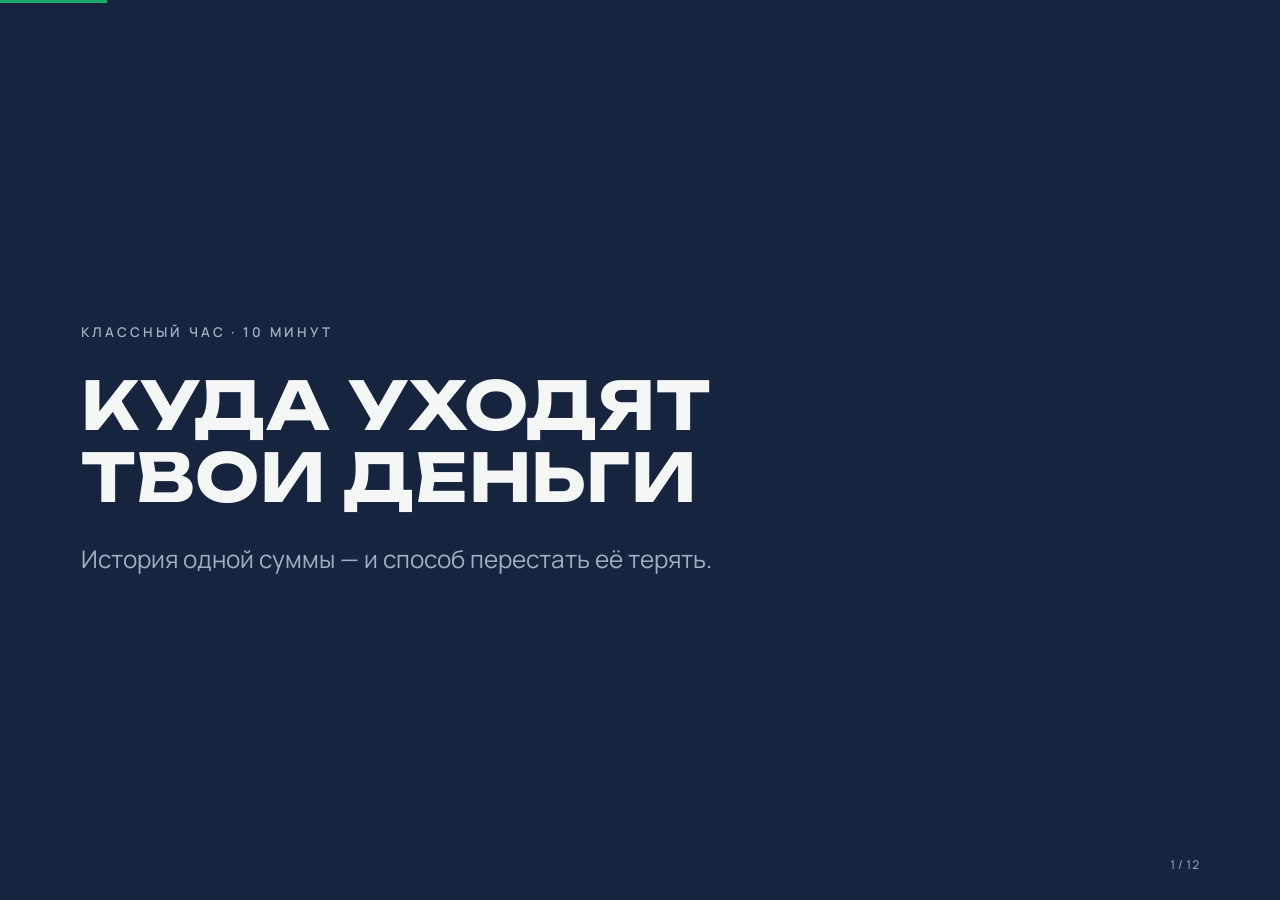
<file: static/files/klassny-chas-10-11.html>
<!DOCTYPE html>
<html lang="ru">
<head>
<meta charset="UTF-8">
<meta name="viewport" content="width=device-width, initial-scale=1.0">
<title>Куда уходят деньги — классный час</title>
<style>
@font-face { font-family: 'Unbounded'; font-weight: 700; font-display: swap;
  src: url([data-uri]) format('woff2'); unicode-range: U+0400-045F, U+0490-0491, U+04B0-04B1, U+2116; }
@font-face { font-family: 'Unbounded'; font-weight: 700; font-display: swap;
  src: url([data-uri]) format('woff2'); unicode-range: U+0000-00FF, U+2000-206F; }
@font-face { font-family: 'Manrope'; font-weight: 400; font-display: swap;
  src: url([data-uri]) format('woff2'); unicode-range: U+0400-045F, U+0490-0491, U+04B0-04B1, U+2116; }
@font-face { font-family: 'Manrope'; font-weight: 400; font-display: swap;
  src: url([data-uri]) format('woff2'); unicode-range: U+0000-00FF, U+2000-206F; }
@font-face { font-family: 'Manrope'; font-weight: 600; font-display: swap;
  src: url([data-uri]) format('woff2'); unicode-range: U+0400-045F, U+0490-0491, U+04B0-04B1, U+2116; }
@font-face { font-family: 'Manrope'; font-weight: 600; font-display: swap;
  src: url([data-uri]) format('woff2'); unicode-range: U+0000-00FF, U+2000-206F; }

:root {
  --bg:        #16243D;
  --bg-light:  #FFFFFF;
  --surface:   #F2F7F4;
  --ink:       #16243D;
  --ink-inv:   #F4F7F6;
  --muted:     #6B7A90;
  --muted-inv: #9FB0C4;
  --accent:    #1FA970;
  --danger:    #E5484D;
  --hairline:  rgba(22,36,61,.12);
  --font-display: 'Unbounded', sans-serif;
  --font-body:    'Manrope', sans-serif;
  --ease-out: cubic-bezier(0.22, 1, 0.36, 1);
}
* { margin: 0; padding: 0; box-sizing: border-box; }
html, body { height: 100%; }
body { font-family: var(--font-body); background: #000; color: var(--ink);
  overflow: hidden; -webkit-font-smoothing: antialiased; }

.slide { position: fixed; inset: 0; display: none; flex-direction: column;
  justify-content: center; padding: 7vmin 9vmin; background: var(--bg-light); }
.slide.dark { background: var(--bg); color: var(--ink-inv); }
.slide.active { display: flex; }
.slide.active > * { animation: rise .35s var(--ease-out) both; }
.slide.active > *:nth-child(2) { animation-delay: .07s; }
.slide.active > *:nth-child(3) { animation-delay: .14s; }
.slide.active > *:nth-child(4) { animation-delay: .21s; }
.slide.active > *:nth-child(5) { animation-delay: .28s; }
@keyframes rise { from { opacity: 0; transform: translateY(14px); } }
.frag { opacity: 0; transform: translateY(8px); transition: opacity .3s var(--ease-out), transform .3s var(--ease-out); }
.frag.on { opacity: 1; transform: none; }

h1, .display { font-family: var(--font-display); font-weight: 700; line-height: 1.08; }
h1 { font-size: clamp(2.4rem, 5.2vw, 4.6rem); letter-spacing: .01em; text-transform: uppercase; }
.eyebrow { font-size: clamp(.72rem, 1.05vw, .95rem); font-weight: 600;
  letter-spacing: .22em; text-transform: uppercase; color: var(--muted); margin-bottom: 3.2vmin; }
.dark .eyebrow { color: var(--muted-inv); }
.eyebrow.red { color: var(--danger); }
.eyebrow.green { color: var(--accent); }
.lead { font-size: clamp(1.15rem, 1.9vw, 1.7rem); line-height: 1.5; max-width: 36em; font-weight: 400; }
.dark .lead { color: var(--muted-inv); }
.big-stat { font-family: var(--font-display); font-weight: 700;
  font-size: clamp(5rem, 15vw, 13rem); line-height: 1; color: var(--accent);
  font-variant-numeric: tabular-nums; margin: 1vmin 0 2.5vmin; }
.big-stat.neg { color: var(--danger); }
.big-stat.ink { color: var(--ink); }
.source { position: absolute; bottom: 3vmin; left: 9vmin; font-size: .8rem; color: var(--muted); }
.dark .source { color: var(--muted-inv); }
.pageno { position: absolute; bottom: 3vmin; right: 9vmin; font-size: .75rem; color: var(--muted); font-variant-numeric: tabular-nums; }
.dark .pageno { color: var(--muted-inv); }
em { font-style: normal; color: var(--accent); font-weight: 600; }
.dark em { color: var(--accent); }
.neg-t { color: var(--danger); font-weight: 600; }

/* денежный индикатор: тающие суммы */
.tl { display: grid; grid-template-columns: repeat(4, 1fr); gap: 4vmin; margin-top: 5vmin; width: 100%; }
.tl .cell .day { font-size: clamp(.75rem, 1vw, .9rem); font-weight: 600; letter-spacing: .18em;
  text-transform: uppercase; color: var(--muted); margin-bottom: 1.2vmin; }
.tl .cell .num { font-family: var(--font-display); font-weight: 700;
  font-size: clamp(1.9rem, 4.4vw, 4rem); line-height: 1; font-variant-numeric: tabular-nums; margin-bottom: 1.6vmin; }
.tl .cell.last .num { color: var(--danger); }
.bar { height: 1.6vmin; border-radius: 99px; background: var(--danger); }
.slide.active .bar { animation: grow .8s var(--ease-out) .3s both; }
@keyframes grow { from { width: 0; } }

/* три конверта */
.jars { display: grid; grid-template-columns: 1.25fr 1fr .85fr; gap: 4vmin; margin-top: 5vmin; width: 100%; align-items: end; }
.jars .jar .pct { font-family: var(--font-display); font-weight: 700; font-size: clamp(2.6rem, 6vw, 5.4rem);
  line-height: 1; color: var(--accent); font-variant-numeric: tabular-nums; }
.jars .jar .name { font-weight: 600; font-size: clamp(1.05rem, 1.7vw, 1.5rem); margin: 1.4vmin 0 .6vmin; }
.jars .jar .what { color: var(--muted); font-size: clamp(.9rem, 1.3vw, 1.15rem); line-height: 1.45; }
.jars .jar .fill { border-radius: 99px; background: var(--accent); height: 1.6vmin; margin-top: 2vmin; }
.slide.active .fill { animation: grow .8s var(--ease-out) .3s both; }

/* финальный слайд с QR */
.qr-wrap { display: flex; gap: 6vmin; align-items: center; margin-top: 3vmin; }
.qr-wrap img { width: 30vmin; height: 30vmin; border-radius: 2vmin; }
.steps { display: flex; flex-direction: column; gap: 1.7vmin; }
.steps .step { display: flex; gap: 2vmin; align-items: baseline;
  font-size: clamp(1rem, 1.6vw, 1.4rem); color: var(--muted-inv); }
.steps .step b { font-family: var(--font-display); color: var(--accent); font-weight: 700; min-width: 1.6em; }
.facts { display: flex; flex-direction: column; gap: 1.4vmin; margin-top: 3vmin; }
.facts .f { font-size: clamp(1rem, 1.55vw, 1.35rem); color: var(--muted-inv); }
.facts .f::before { content: "—"; color: var(--accent); margin-right: .8em; }

.huge-line { font-family: var(--font-display); font-weight: 700; text-transform: uppercase;
  font-size: clamp(2.6rem, 5.6vw, 5rem); line-height: 1.12; }
.sub-line { margin-top: 3.5vmin; font-size: clamp(1.1rem, 1.8vw, 1.55rem); color: var(--muted-inv); max-width: 34em; }

/* график сложного процента (Баффет) */
.chart-row { display: flex; gap: 5vmin; align-items: center; margin-top: 1vmin; width: 100%; }
.chart-row svg { flex: 1.5; min-width: 0; height: auto; }
.chart-row .side { flex: 1; min-width: 0; }
svg .curve { stroke-dasharray: 1; stroke-dashoffset: 1; }
svg .pt { opacity: 0; }
@keyframes fadein { from { opacity: 0; transform: translateY(8px); } to { opacity: 1; transform: none; } }
.slide.active .bchart .curve { animation: draw 1.1s var(--ease-out) .5s both; }
.slide.active .bchart .pt { animation: fadein .35s var(--ease-out) both; }
.slide.active .bchart .pt:nth-of-type(1) { animation-delay: .5s; }
.slide.active .bchart .pt:nth-of-type(2) { animation-delay: .7s; }
.slide.active .bchart .pt:nth-of-type(3) { animation-delay: .9s; }
.slide.active .bchart .pt:nth-of-type(4) { animation-delay: 1.2s; }
.slide.active .bchart .pt:nth-of-type(5) { animation-delay: 1.5s; }
svg text { font-family: var(--font-body); }
@keyframes draw { to { stroke-dashoffset: 0; } }

/* гонка Аня vs Толя — график раскрывается по клику (frag) */
.race-chart { width: 100%; height: 42vmin; }
.race .frag.on .race-chart .curve { animation: draw 1.2s var(--ease-out) .3s both; }
.race .frag.on .race-chart .pt { animation: fadein .35s var(--ease-out) both; }
.race .frag.on .race-chart .pt:nth-of-type(1) { animation-delay: 1.3s; }
.race .frag.on .race-chart .pt:nth-of-type(2) { animation-delay: 1.6s; }

#progress { position: fixed; top: 0; left: 0; height: 3px; background: var(--accent); width: 0; transition: width .3s var(--ease-out); z-index: 10; }
#notes { position: fixed; left: 0; right: 0; bottom: 0; z-index: 20; background: rgba(0,0,0,.9);
  color: #fff; padding: 1em 2em; font-size: 1rem; display: none; }
body.notes #notes { display: block; }

@page { size: 1600px 900px; margin: 0; }
@media print {
  body { overflow: visible; background: none; }
  .slide { position: relative; display: flex !important; width: 1600px; height: 900px; page-break-after: always; }
  .slide.active > * { animation: none; }
  .frag { opacity: 1 !important; transform: none !important; }
  svg .curve { stroke-dashoffset: 0 !important; }
  svg .pt { opacity: 1 !important; }
  #progress, #notes { display: none !important; }
}
@media (prefers-reduced-motion: reduce) {
  *, *::before, *::after { animation: none !important; transition: none !important; }
  .frag { opacity: 1; transform: none; }
  svg .curve { stroke-dashoffset: 0; }
  svg .pt { opacity: 1; }
}
</style>
</head>
<body>

<section class="slide dark" data-notes="Привет. Меня зовут Саид, я учусь в десятом. Следующие десять минут — про деньги. Не про то, как их копить, а про то, почему они заканчиваются.">
  <p class="eyebrow">Классный час · 10 минут</p>
  <h1>Куда уходят<br>твои деньги</h1>
  <p class="lead" style="margin-top:3vmin">История одной суммы — и способ перестать её терять.</p>
</section>

<section class="slide" data-notes="Первое сентября. Тебе подарили две тысячи — бабушка, дядя, неважно. Через неделю ты достаёшь кошелёк — и там сто восемьдесят рублей. Ты не покупал ничего большого. Вообще ничего. [Клик — появляются цифры по дням] Никто твои деньги не украл. Ты сам. По чуть-чуть.">
  <p class="eyebrow">Неделя из жизни</p>
  <h1 style="font-size:clamp(1.9rem,3.6vw,3.2rem)">1 сентября у тебя 2 000 ₽.<br>7 сентября ты открываешь кошелёк:</h1>
  <div class="tl">
    <div class="cell"><div class="day">День 1</div><div class="num">2 000</div><div class="bar" style="width:100%"></div></div>
    <div class="cell"><div class="day">День 3</div><div class="num">1 340</div><div class="bar" style="width:67%"></div></div>
    <div class="cell"><div class="day">День 5</div><div class="num">640</div><div class="bar" style="width:32%"></div></div>
    <div class="cell last"><div class="day">День 7</div><div class="num">180</div><div class="bar" style="width:9%"></div></div>
  </div>
  <p class="source">Сценарий-иллюстрация. Узнал себя — это не совпадение, так у всех.</p>
</section>

<section class="slide" data-notes="Запомни эту мысль: деньги не тратятся — они испаряются. И это не потому, что ты безответственный. Так устроено по умолчанию: у денег без задачи всегда найдутся три сливных отверстия. Покажу все три.">
  <p class="eyebrow">Главная мысль</p>
  <h1 style="text-transform:none; font-size:clamp(2.2rem,4.6vw,4rem)">Ты их не потратил.<br>Они <span class="neg-t">испарились</span>.</h1>
  <p class="lead" style="margin-top:3vmin">Это не твоя тупость. Деньги без задачи утекают по расписанию — всегда в одни и те же три дыры.</p>
</section>

<section class="slide" data-notes="Дыра первая — мелочи-невидимки. Двести двадцать рублей: что-то после уроков, по пути домой. Ты даже не запоминаешь, что это было. Десять таких раз в месяц — две тысячи двести. За год — двадцать шесть тысяч. Просто на то, что ты не помнишь.">
  <p class="eyebrow red">Дыра №1 · Мелочи-невидимки</p>
  <div class="big-stat neg">220 ₽</div>
  <p class="lead">кофе и снэк после уроков · ×10 в месяц = <em class="neg-t">2 200 ₽</em><br>× 12 месяцев = <em class="neg-t">26 400 ₽ в год</em> на то, что ты не помнишь</p>
</section>

<section class="slide" data-notes="Дыра вторая — подписки. Двести девяносто девять в месяц звучит как «копейки». А теперь математика: четыре обычных подписки за пять лет — семьдесят две тысячи рублей. Это телефон, о котором ты мечтаешь. Ты его уже купил. Просто получил не его, а четыре кнопки «продолжить пробный».">
  <p class="eyebrow red">Дыра №2 · Подписки-вампиры</p>
  <div class="big-stat neg">299 ₽</div>
  <p class="lead">в месяц — «копейки». Но 4 подписки × 5 лет:<br>= <em class="neg-t">71 760 ₽</em> — телефон, который ты уже купил и не получил</p>
</section>

<section class="slide" data-notes="Дыра третья — скидка. Минус пятьдесят процентов, только сегодня. Ты потратил семьсот, чтобы «сэкономить» триста. Но сэкономить триста можно было проще: пройти мимо — и оставить себе все тысячу. Скидка — это не экономия. Это трата с хорошим маркетингом.">
  <p class="eyebrow red">Дыра №3 · «Скидка»</p>
  <h1 style="text-transform:none; font-size:clamp(2rem,4.2vw,3.6rem)">Ты потратил <span class="neg-t">700 ₽</span>,<br>чтобы «сэкономить» <span class="neg-t">300 ₽</span></h1>
  <p class="lead" style="margin-top:3vmin">Сэкономить 300 ₽ можно было проще — пройти мимо и оставить все 1 000. Скидка — это трата с хорошим маркетингом.</p>
</section>

<section class="slide dark" data-notes="Теперь хорошая новость. Всё это лечится одной привычкой. Звучит она так: у каждого рубля должна быть задача.">
  <h1 class="huge-line">У каждого рубля<br>должна быть <em>задача</em></h1>
</section>

<section class="slide" data-notes="Система называется «три конверта». Любые деньги, которые к тебе пришли, сразу делятся на три части. Пятьдесят процентов — себе: трать спокойно, без чувства вины, это честная часть. Тридцать — на цель: конкретную, которую хочешь — так копить реально получается. Двадцать — в резерв: просто лежит, на случай, когда что-то сломалось. [Пауза] Заметь: система ничего тебе не запрещает. Она решает всё ДО траты, а не после.">
  <p class="eyebrow green">Система трёх конвертов</p>
  <h1 style="font-size:clamp(1.9rem,3.6vw,3.2rem)">Пришли деньги — сразу дели на три:</h1>
  <div class="jars">
    <div class="jar"><div class="pct">50%</div><div class="name">Своё</div><div class="what">трать спокойно</div><div class="fill" style="width:100%"></div></div>
    <div class="jar"><div class="pct">30%</div><div class="name">Цель</div><div class="what">конкретное: телефон, поездка</div><div class="fill" style="width:60%"></div></div>
    <div class="jar"><div class="pct">20%</div><div class="name">Резерв</div><div class="what">лежит на сломанный экран</div><div class="fill" style="width:40%"></div></div>
  </div>
  <p class="source">Правило 50/30/20 — из взрослых книг про зарплату.</p>
</section>

<section class="slide" data-notes="Теперь честный вопрос: откуда вообще берутся миллионеры? Наследство? Огромная зарплата? В 2024 году исследовали десять тысяч американских миллионеров: у семидесяти девяти процентов наследства НЕ было. Каждый третий никогда не зарабатывал шестизначную зарплату. Секрет, который повторяется у большинства, звучит скучно: регулярные инвестиции долгое время. Смотрите, как это работает на самом богатом инвесторе планеты — Уоррен Баффет. Он начал в десять лет. К тридцати у него был первый миллион. А теперь главное число: девяносто девять процентов его состояния появилось ПОСЛЕ пятидесяти лет. Если бы он начал как обычный человек — в тридцать — и ушёл бы на пенсию в шестьдесят, у него было бы одиннадцать миллионов долларов. Не восемьдесят четыре миллиарда. Одиннадцать миллионов — в семь тысяч раз меньше. Весь секрет — время. Сложный процент — это машина, которой нужно топливо, и топливо — годы. Поэтому начать в шестнадцать — это не мелочь, это чит-код.">
  <p class="eyebrow green">Почему миллионеры — миллионеры</p>
  <h1 style="font-size:clamp(1.8rem,3.4vw,3rem)">Сложный процент</h1>
  <div class="chart-row">
    <svg class="bchart" viewBox="0 0 900 520" role="img" aria-label="Рост состояния Баффета по возрасту">
      <line x1="70" y1="470" x2="850" y2="470" stroke="rgba(22,36,61,.15)" stroke-width="2"/>
      <line x1="460" y1="80" x2="460" y2="470" stroke="rgba(22,36,61,.25)" stroke-width="2" stroke-dasharray="7 8"/>
      <path d="M70,440 L265,398 L431,267 L569,225 L850,46 L850,470 L70,470 Z" fill="#1FA970" opacity=".1"/>
      <path class="curve" d="M70,440 L265,398 L431,267 L569,225 L850,46" fill="none" stroke="#1FA970" stroke-width="5" stroke-linejoin="round" stroke-linecap="round" pathLength="1"/>
      <g class="pt">
        <circle cx="70" cy="440" r="9" fill="#FFFFFF" stroke="#1FA970" stroke-width="4"/>
        <text x="70" y="508" font-size="26" font-weight="600" fill="#6B7A90">10 лет — старт</text>
      </g>
      <g class="pt">
        <circle cx="265" cy="398" r="9" fill="#FFFFFF" stroke="#1FA970" stroke-width="4"/>
        <text x="265" y="432" font-size="26" font-weight="600" fill="#16243D" text-anchor="middle">30 лет · $1 млн</text>
      </g>
      <g class="pt">
        <circle cx="431" cy="267" r="9" fill="#FFFFFF" stroke="#1FA970" stroke-width="4"/>
        <text x="431" y="239" font-size="26" font-weight="600" fill="#16243D" text-anchor="middle">$67 млн</text>
      </g>
      <g class="pt">
        <circle cx="569" cy="225" r="9" fill="#FFFFFF" stroke="#1FA970" stroke-width="4"/>
        <text x="569" y="197" font-size="26" font-weight="600" fill="#16243D" text-anchor="middle">$264 млн</text>
      </g>
      <g class="pt">
        <circle cx="850" cy="46" r="9" fill="#1FA970" stroke="#1FA970" stroke-width="4"/>
        <text x="850" y="28" font-size="26" font-weight="600" fill="#16243D" text-anchor="end">90 лет · $84,5 млрд</text>
      </g>
      <text x="475" y="105" font-size="25" font-weight="600" fill="#16243D">50 лет → 99% здесь</text>
    </svg>
    <div class="side">
      <div class="big-stat" style="font-size:clamp(3.6rem,9vw,8rem)">99%</div>
      <p class="lead" style="font-size:clamp(1rem,1.55vw,1.35rem)">состояния Баффета заработано<br>после его 50-летия</p>
      <p class="lead" style="font-size:clamp(.92rem,1.3vw,1.15rem);color:var(--muted);margin-top:2vmin">Начал бы в 30, ушёл бы на пенсию в 60 —<br>было бы $11,9 млн, а не $84,5 млрд.</p>
    </div>
  </div>
  <p class="source">Morgan Housel, The Psychology of Money (2020) · Ramsey, National Study of Millionaires (2024): у 79% из 10 000 миллионеров нет наследства</p>
</section>

<section class="slide race" data-notes="И проверим это не на миллиардере, а на обычных людях. Знакомьтесь: Аня и Толя. Аня с шестнадцати до двадцати шести откладывает тысячу рублей в месяц — и всё, в двадцать шесть она останавливается навсегда, больше не кладёт ни рубля. Толя решает начать позже, но дольше: с двадцати шести до шестидесяти — та же тысяча в месяц. [Взаимодействие: поднимите руку — кто из них к шестидесяти будет богаче? Голоса? А теперь ставки приняты — смотрим.] [Клик — график] У Толи — три миллиона четыреста. Неплохо, да? Он вложил четыреста тысяч. А у Ани — шесть. Шесть миллионов. При том что она вложила сто двадцать тысяч — в три с половиной раза меньше денег. [Пауза] Почему? Её деньги начали работать на десять лет раньше — и к её шестидесяти они работали уже без неё. Она платила десять лет, а машина работала тридцать четыре. Запомни: в этой игре время бьёт сумму. Всегда.">
  <p class="eyebrow green">Гонка: Аня против Толи</p>
  <h1 style="font-size:clamp(1.8rem,3.4vw,3rem)">Она остановилась в 26. Он — нет.</h1>
  <div class="frag">
    <svg class="race-chart" viewBox="0 0 900 520" role="img" aria-label="Капитал Ани и Толи по возрасту">
      <line x1="70" y1="470" x2="850" y2="470" stroke="rgba(22,36,61,.15)" stroke-width="2"/>
      <line x1="247" y1="90" x2="247" y2="470" stroke="rgba(22,36,61,.25)" stroke-width="2" stroke-dasharray="7 8"/>
      <text x="255" y="145" font-size="25" font-weight="600" fill="#6B7A90">в 26 — стоп</text>
      <text x="90" y="55" font-size="25" font-weight="600" fill="#1FA970">Аня: 1 000 ₽/мес, 16 → 26</text>
      <text x="90" y="90" font-size="25" font-weight="600" fill="#16243D" opacity=".75">Толя: 1 000 ₽/мес, 26 → 60</text>
      <path class="curve" d="M70.0,470.0 L87.7,470.0 L105.5,470.0 L123.2,470.0 L140.9,470.0 L158.6,470.0 L176.4,470.0 L194.1,470.0 L211.8,470.0 L229.5,470.0 L247.3,470.0 L265.0,469.2 L282.7,468.2 L300.5,467.2 L318.2,466.1 L335.9,464.8 L353.6,463.5 L371.4,461.9 L389.1,460.3 L406.8,458.4 L424.5,456.3 L442.3,454.1 L460.0,451.6 L477.7,448.8 L495.5,445.7 L513.2,442.4 L530.9,438.6 L548.6,434.5 L566.4,430.0 L584.1,424.9 L601.8,419.4 L619.5,413.2 L637.3,406.5 L655.0,399.0 L672.7,390.7 L690.5,381.5 L708.2,371.4 L725.9,360.3 L743.6,348.0 L761.4,334.3 L779.1,319.3 L796.8,302.7 L814.5,284.3 L832.3,264.0 L850.0,241.6" fill="none" stroke="#16243D" stroke-width="4" stroke-linejoin="round" stroke-linecap="round" pathLength="1" opacity=".75"/>
      <path class="curve" d="M70.0,470.0 L87.7,469.2 L105.5,468.2 L123.2,467.2 L140.9,466.1 L158.6,464.8 L176.4,463.5 L194.1,461.9 L211.8,460.3 L229.5,458.4 L247.3,456.3 L265.0,454.9 L282.7,453.3 L300.5,451.6 L318.2,449.7 L335.9,447.5 L353.6,445.2 L371.4,442.6 L389.1,439.7 L406.8,436.5 L424.5,433.0 L442.3,429.2 L460.0,424.9 L477.7,420.2 L495.5,414.9 L513.2,409.2 L530.9,402.8 L548.6,395.8 L566.4,388.0 L584.1,379.4 L601.8,369.9 L619.5,359.4 L637.3,347.9 L655.0,335.1 L672.7,321.0 L690.5,305.3 L708.2,288.1 L725.9,269.1 L743.6,248.0 L761.4,224.8 L779.1,199.1 L796.8,170.7 L814.5,139.4 L832.3,104.8 L850.0,66.5" fill="none" stroke="#1FA970" stroke-width="5" stroke-linejoin="round" stroke-linecap="round" pathLength="1"/>
      <g class="pt">
        <circle cx="850" cy="24.3" r="9" fill="#1FA970"/>
        <text x="820" y="33" font-size="28" font-weight="600" fill="#1FA970" text-anchor="end">≈6,7 млн</text>
      </g>
      <g class="pt">
        <circle cx="850" cy="217.7" r="8" fill="#16243D" opacity=".75"/>
        <text x="838" y="196" font-size="28" font-weight="600" fill="#16243D" text-anchor="end">≈3,8 млн</text>
      </g>
      <text x="70" y="508" font-size="23" fill="#6B7A90">16 лет</text>
      <text x="247" y="508" font-size="23" fill="#6B7A90" text-anchor="middle">26</text>
      <text x="495" y="508" font-size="23" fill="#6B7A90" text-anchor="middle">40</text>
      <text x="850" y="508" font-size="23" fill="#6B7A90" text-anchor="end">60 лет</text>
    </svg>
  </div>
  <p class="lead" style="font-size:clamp(1rem,1.55vw,1.35rem);margin-top:1vmin">Аня вложила <em>120 000 ₽</em> — и получила почти вдвое больше, чем Толя с его <span class="neg-t">408 000 ₽</span>. Время бьёт сумму. Всегда.</p>
  <p class="source">Расчёт: 1 000 ₽/мес под ~10% годовых — долгосрочная средняя рынка акций (S&amp;P 500)</p>
</section>

<section class="slide dark" data-notes="Вот что важно понять: это навык. Как игра на гитаре или английский. А у любого навыка есть уровень. По математике ты свой уровень знаешь. А по деньгам — предмету, которым ты пользуешься каждый день, — уровня у тебя никогда не было. [Клик] Сегодня можно замерить.">
  <h1 class="huge-line">Деньги — это навык.<br>У навыка есть <em>уровень</em>.</h1>
  <p class="sub-line frag">Свой уровень в деньгах ты никогда не замерял. Сегодня — можно.</p>
</section>

<section class="slide dark" data-notes="Сейчас по всей стране идёт Финансовый диктант — до восьмого октября. Двадцать пять вопросов, примерно двадцать пять минут, прямо с телефона. Каждый получает именной сертификат с разбором ошибок — какие темы у тебя провалены. В прошлом году сдавали двести тридцать две тысячи человек, отличников — две тысячи. Меньше одного процента. [QR] Сканируете, кнопка «Пройти диктант», заполняете анкету — статус «школьник», почту пишите настоящую, туда придёт сертификат. Кто поступает — результат идёт в индивидуальные достижения в НГУЭУ. Время пошло.">
  <p class="eyebrow">Финдиктант 2026 · 8.09 – 8.10 · всероссийский</p>
  <h1 style="font-size:clamp(2rem,4.4vw,3.8rem)">Замерь свой уровень</h1>
  <div class="facts">
    <p class="f">25 вопросов ≈ 25 минут, прямо с телефона</p>
    <p class="f">именной сертификат с разбором твоих ошибок</p>
    <p class="f">зачёт как индивидуальное достижение в НГУЭУ-2027</p>
  </div>
  <div class="qr-wrap">
    <img src="[data-uri]" alt="QR — финдиктант.рф">
    <div class="steps">
      <p class="step"><b>1</b> сканируешь QR → финдиктант.рф</p>
      <p class="step"><b>2</b> жмёшь «Пройти диктант»</p>
      <p class="step"><b>3</b> анкета: статус «Школьник 8–11», email — настоящий</p>
      <p class="step"><b>4</b> «Перейти к тесту». Удачи.</p>
    </div>
  </div>
  <p class="source">финдиктант.рф — организатор АНО «Дом финансового просвещения», вопросы — НГУЭУ, экспертиза — Банк России</p>
</section>

<div id="progress"></div>
<div id="notes"></div>
<script>
const slides = [...document.querySelectorAll('.slide')];
const notesEl = document.getElementById('notes');
const progressEl = document.getElementById('progress');
let cur = -1, fragStep = 0;
if (new URLSearchParams(location.search).has('notes')) document.body.classList.add('notes');
function render(i, revealAll = false) {
  if (i < 0 || i >= slides.length) return;
  slides[cur]?.classList.remove('active');
  cur = i;
  const s = slides[cur];
  s.classList.add('active');
  const frags = [...s.querySelectorAll('.frag')];
  fragStep = revealAll ? frags.length : 0;
  frags.forEach((f, k) => f.classList.toggle('on', k < fragStep));
  history.replaceState(null, '', '#' + (i + 1));
  progressEl.style.width = ((i + 1) / slides.length * 100) + '%';
  const pn = s.querySelector('.pageno') || Object.assign(document.createElement('span'), { className: 'pageno' });
  pn.textContent = `${i + 1} / ${slides.length}`;
  s.appendChild(pn);
  notesEl.textContent = s.dataset.notes || '';
  document.title = `${i + 1}/${slides.length} — ` + (s.querySelector('h1')?.textContent || 'Дека');
}
function next() {
  const frags = [...(slides[cur]?.querySelectorAll('.frag') || [])];
  if (fragStep < frags.length) { frags[fragStep].classList.add('on'); fragStep++; }
  else render(cur + 1);
}
function prev() {
  const frags = [...(slides[cur]?.querySelectorAll('.frag.on') || [])];
  if (frags.length) { frags[frags.length - 1].classList.remove('on'); fragStep--; }
  else render(cur - 1, true);
}
addEventListener('keydown', e => {
  if (['ArrowRight', 'ArrowDown', ' ', 'PageDown'].includes(e.key)) { e.preventDefault(); next(); }
  else if (['ArrowLeft', 'ArrowUp', 'PageUp'].includes(e.key)) { e.preventDefault(); prev(); }
  else if (e.key === 'Home') render(0);
  else if (e.key === 'End') render(slides.length - 1, true);
  else if (e.key.toLowerCase() === 'f') document.documentElement.requestFullscreen?.().catch(() => {});
});
addEventListener('click', e => {
  if (e.target.closest('a,button')) return;
  (e.clientX > innerWidth * 0.5) ? next() : prev();
});
let tx = 0;
addEventListener('touchstart', e => tx = e.touches[0].clientX, { passive: true });
addEventListener('touchend', e => {
  const dx = e.changedTouches[0].clientX - tx;
  if (Math.abs(dx) > 40) dx < 0 ? next() : prev();
}, { passive: true });
window.__deck = { count: slides.length, go(i) { render(i, true); } };
render(Math.min(Math.max(parseInt(location.hash.slice(1)) - 1 || 0, 0), slides.length - 1), !!location.hash);
</script>
</body>
</html>
</file>
